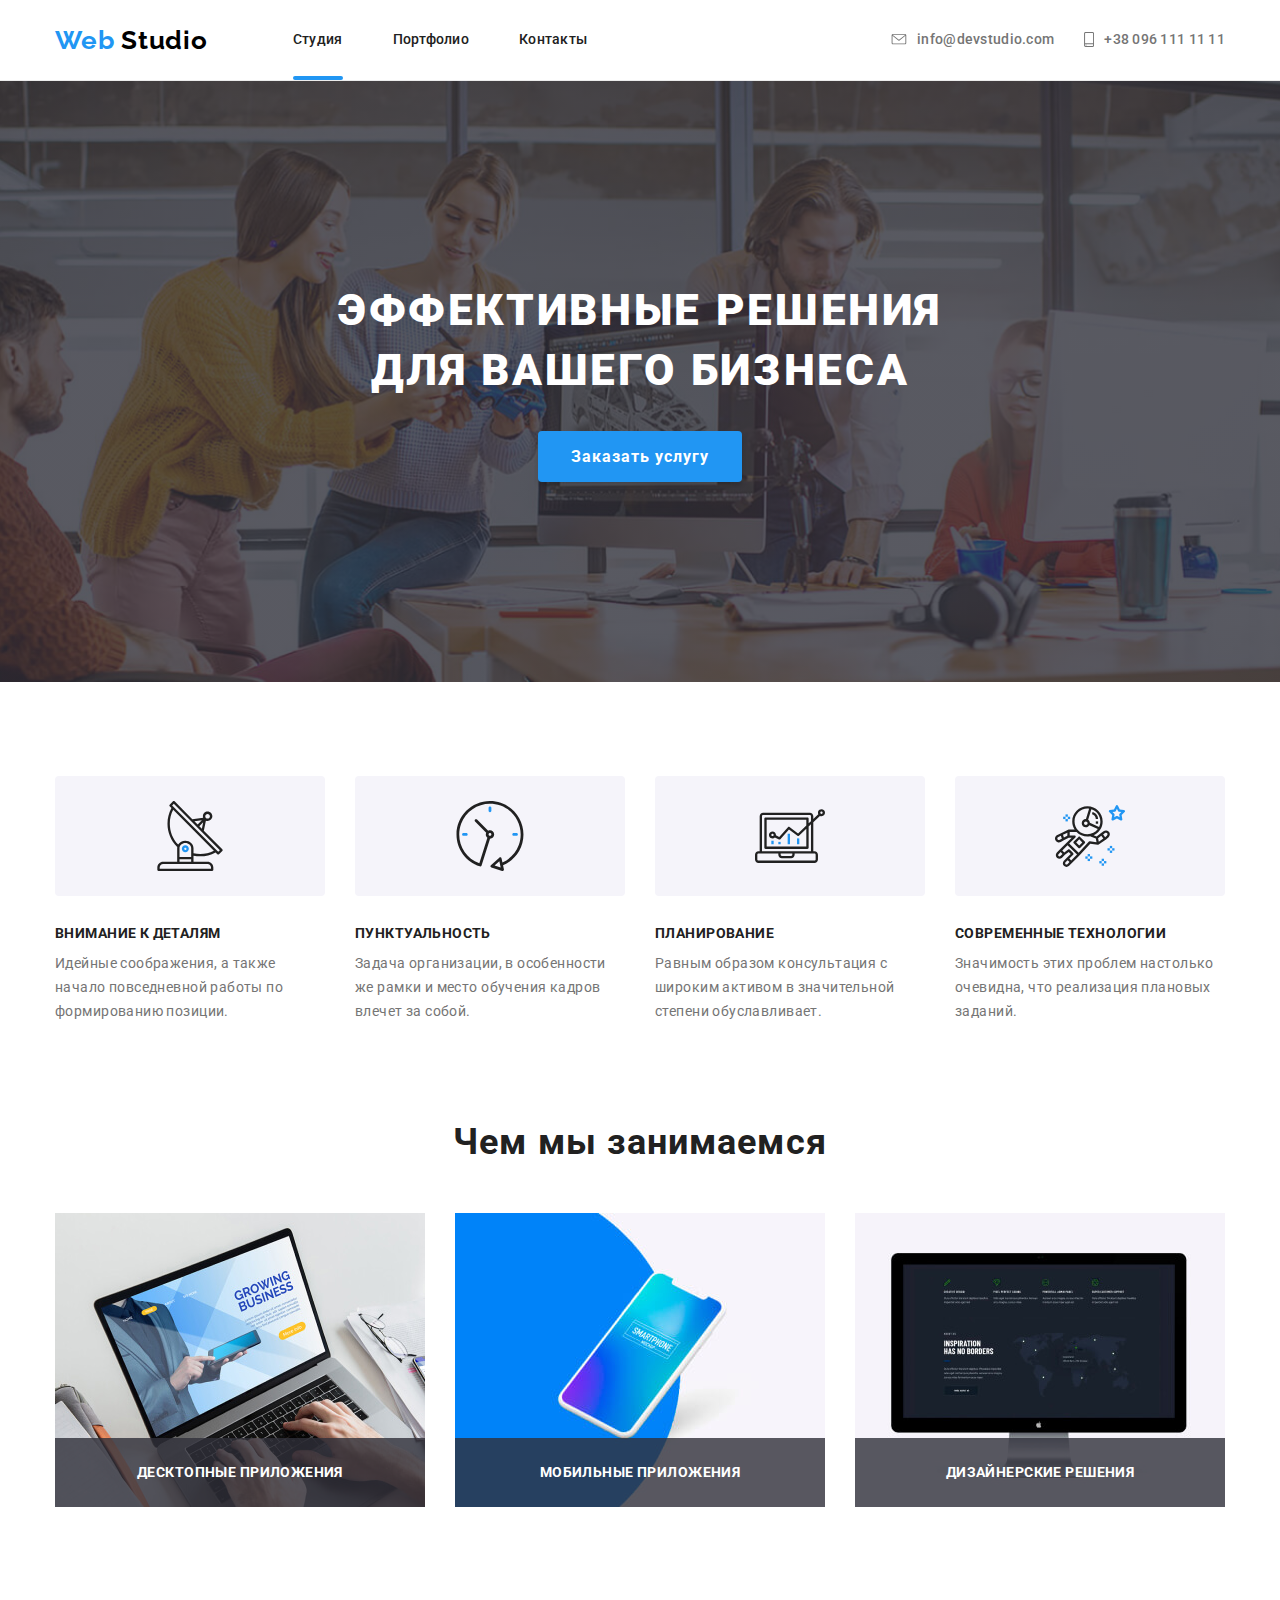
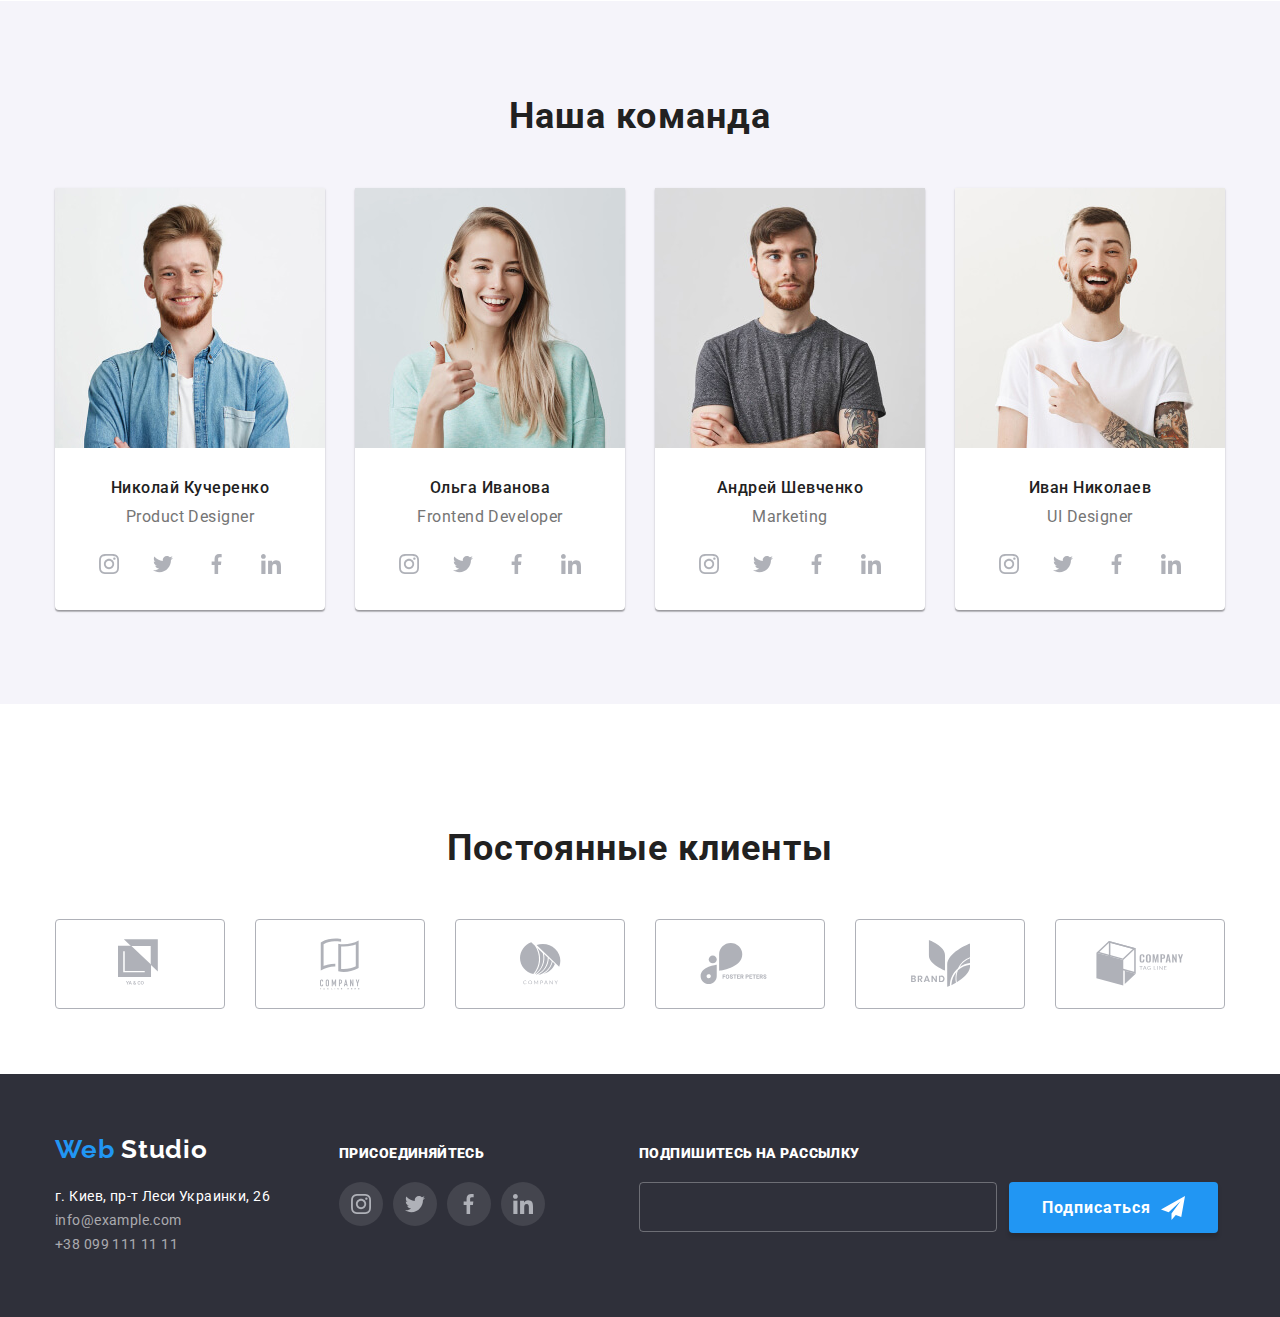
<file: index.html>
<!DOCTYPE html>
<html lang="ru">
<head>
    <meta charset="UTF-8">
    <meta name="viewport" content="width=device-width, initial-scale=1.0">
    <title>Домашнее задание №5</title>
    <link href="https://fonts.googleapis.com/css2?family=Raleway:wght@700&family=Roboto:wght@400;500;700;900&display=swap" rel="stylesheet">
    <link rel="stylesheet" href="./css/normalize.css">
    <link rel="stylesheet" href="./css/styles.css">
</head>
<body>

    <!-- Шапка сайта -->
    
    <header class="header">
        <div class="container">
            <nav class="navigation">
                <a class="logotype link" href="./index.html" aria-label="Логотип" lang="en">
                    <span class="part">Web </span>Studio
                </a>
                <ul class="menu list">
                    <li class="menu-list">
                        <a class="menu-list-page link current" href="./index.html">Студия</a>
                    </li>
                    <li class="menu-list">
                        <a class="menu-list-page link" href="./portfolio.html">Портфолио</a>
                    </li>
                    <li class="menu-list">
                        <a class="menu-list-page link" href="">Контакты</a>
                    </li>
                </ul>
            </nav>
    
            <address class="contacts">
                <a class="contacts-link link" href="mailto:info@devstudio.com">
                    <svg class="contacts-link-svg" width="16" height="11">
                        <use href="./images/sprite.svg#icon-envelope"></use>
                    </svg>info@devstudio.com
                </a>

                <a class="contacts-link link" href="tel:+380961111111">
                    <svg class="contacts-link-svg" width="10" height="15">
                        <use href="./images/sprite.svg#icon-smartphone"></use>
                    </svg>+38 096 111 11 11
                </a>
            </address>
        </div>
    </header>

    <main>

    <!-- Главная секция -->
        <section class="main-section">
            <div class="container">
                <h1 class="main-title">Эффективные решения <br />
                    для вашего бизнеса</h1>
               <button class="modal-btn" type="button">Заказать услугу</button>
            </div>
        </section>

    <!-- Описание преимуществ -->

        <section class="advantages">
            <div class="container">
                <h2 class="advantages-title title" hidden>Преимущества работы с нами</h2>
            <ul class="advantages-list list">
                <li class="advantages-list-item">
                    <div class="advantages-list-box">
                        <svg class="advantages-list-svg" width="70" height="70">
                            <use href="./images/sprite.svg#icon-antenna-1"></use>
                        </svg>
                    </div>
                    <h3 class="subtitle">внимание к деталям</h3>
                    <p class="advantages-list-description">Идейные соображения, а также начало повседневной работы по формированию позиции.</p>
                </li>
                <li class="advantages-list-item">
                    <div class="advantages-list-box">
                        <svg class="advantages-list-svg" width="70" height="70">
                            <use href="./images/sprite.svg#icon-clock-2"></use>
                        </svg>
                    </div>
                    <h3 class="subtitle">пунктуальность</h3>
                    <p class="advantages-list-description">Задача организации, в особенности же рамки и место обучения кадров влечет за собой.</p>
                </li>
                <li class="advantages-list-item">
                    <div class="advantages-list-box">
                        <svg class="advantages-list-svg" width="70" height="70">
                            <use href="./images/sprite.svg#icon-diagram-3"></use>
                        </svg>
                    </div>
                    <h3 class="subtitle">планирование</h3>
                    <p class="advantages-list-description">Равным образом консультация с широким активом в значительной степени обуславливает.</p>
                </li>
                <li class="advantages-list-item">
                    <div class="advantages-list-box">
                        <svg class="advantages-list-svg" width="70" height="70">
                            <use href="./images/sprite.svg#icon-astronaut-4"></use>
                        </svg>
                    </div>
                    <h3 class="subtitle">современные технологии</h3>
                    <p class="advantages-list-description">Значимость этих проблем настолько очевидна, что реализация плановых заданий.</p>
                </li>
            </ul>
            </div>
        </section>

        <!-- Чем мы занимаемся -->

        <section class="doing">
            <div class="container">
                <h2 class="doing-title title">Чем мы занимаемся</h2>
                <ul class="doing-list list">
                    <li class="doing-list-item">
                        <img class="doing-list-img" src="./images/wedo/wedo1.jpg" alt="Ноутбук с открытым приложением" width="370" height="294">
                        <p class="subtitle">десктопные приложения</p>
                    </li>
                    <li class="doing-list-item">
                        <img class="doing-list-img" src="./images/wedo/wedo2.jpg" alt="Телефон" width="370" height="294">
                        <p class="subtitle">мобильные приложения</p>
                    </li>
                    <li class="doing-list-item">
                        <img class="doing-list-img" src="./images/wedo/wedo3.jpg" alt="Компьютер с разработанным дизайно" width="370" height="294">
                        <p class="subtitle">дизайнерские решения</p>
                    </li>
                </ul>
            </div>
        </section>

        <!-- Наша командв -->

        <section class="team">
            <div class="container">
                <h2 class="team-title title">Наша команда</h2>
            <ul class="team-list list">
                <li class="team-title-item">
                    <img class="team-member-photo" src="./images/team/team1.jpg" alt="Член команды 1" width="270" height="260">
                    <h3 class="team-member-name">Николай Кучеренко</h3>
                    <p class="team-member-position" lang="en">Product Designer</p>
                    <ul class="social-icons-list list">
                        <li class="social-icons-item">
                            <a class="social-icons-link link" href="" aria-label="иконка-соцсети-1" lang="en">
                                <svg class="social-icons-svg" width="20" height="20">
                                    <use href="./images/sprite.svg#icon-instagram"></use>
                                </svg>
                            </a>
                        </li>
                        <li class="social-icons-item">
                            <a class="social-icons-link link" href="" aria-label="иконка-соцсети-2" lang="en">
                                <svg class="social-icons-svg" width="20" height="20">
                                    <use href="./images/sprite.svg#icon-twiter"></use>
                                </svg>
                            </a>
                        </li>
                        <li class="social-icons-item">
                            <a class="social-icons-link link" href="" aria-label="иконка-соцсети-3" lang="en">
                                <svg class="social-icons-svg" width="20" height="20">
                                    <use href="./images/sprite.svg#icon-facebook"></use>
                                </svg>
                            </a>
                        </li>
                        <li class="social-icons-item">
                            <a class="social-icons-link link" href="" aria-label="иконка-соцсети-4" lang="en">
                                <svg class="social-icons-svg" width="20" height="20">
                                    <use href="./images/sprite.svg#icon-linkedin"></use>
                                </svg>
                            </a>
                        </li>
                    </ul>
                </li>
                <li class="team-title-item">
                    <img class="team-member-photo" src="./images/team/team2.jpg" alt="Член команды 2" width="270" height="260">
                    <h3 class="team-member-name">Ольга Иванова</h3>
                    <p class="team-member-position" lang="en">Frontend Developer</p>
                    <ul class="social-icons-list list">
                        <li class="social-icons-item"> 
                            <a class="social-icons-link link" href="" aria-label="иконка-соцсети-1" lang="en">
                                <svg class="social-icons-svg" width="20" height="20">
                                    <use href="./images/sprite.svg#icon-instagram"></use>
                                </svg>
                            </a>
                        </li>
                        <li class="social-icons-item">
                            <a class="social-icons-link link" href="" aria-label="иконка-соцсети-2" lang="en">
                                <svg class="social-icons-svg" width="20" height="20">
                                    <use href="./images/sprite.svg#icon-twiter"></use>
                                </svg>
                            </a>
                        </li>
                        <li class="social-icons-item">
                            <a class="social-icons-link link" href="" aria-label="иконка-соцсети-3" lang="en">
                                <svg class="social-icons-svg" width="20" height="20">
                                    <use href="./images/sprite.svg#icon-facebook"></use>
                                </svg>
                            </a>
                        </li>
                        <li class="social-icons-item">
                            <a class="social-icons-link link" href="" aria-label="иконка-соцсети-4" lang="en">
                                <svg class="social-icons-svg" width="20" height="20">
                                    <use href="./images/sprite.svg#icon-linkedin"></use>
                                </svg>
                            </a>
                        </li>
                    </ul>
                </li>
                <li class="team-title-item">
                    <img class="team-member-photo" src="./images/team/team3.jpg" alt="Член команды 3" width="270" height="260">
                    <h3 class="team-member-name">Андрей Шевченко</h3>
                    <p class="team-member-position" lang="en">Marketing</p>
                    <ul class="social-icons-list list">
                        <li class="social-icons-item">
                            <a class="social-icons-link link" href="" aria-label="иконка-соцсети-1" lang="en">
                                <svg class="social-icons-svg" width="20" height="20">
                                    <use href="./images/sprite.svg#icon-instagram"></use>
                                </svg>
                            </a>
                        </li>
                        <li class="social-icons-item">
                            <a class="social-icons-link link" href="" aria-label="иконка-соцсети-2" lang="en">
                                <svg class="social-icons-svg" width="20" height="20">
                                    <use href="./images/sprite.svg#icon-twiter"></use>
                                </svg>
                            </a>
                        </li>
                        <li class="social-icons-item">
                            <a class="social-icons-link link" href="" aria-label="иконка-соцсети-3" lang="en">
                                <svg class="social-icons-svg" width="20" height="20">
                                    <use href="./images/sprite.svg#icon-facebook"></use>
                                </svg>
                            </a>
                        </li>
                        <li class="social-icons-item">
                            <a class="social-icons-link link" href="" aria-label="иконка-соцсети-4" lang="en">
                                <svg class="social-icons-svg" width="20" height="20">
                                    <use href="./images/sprite.svg#icon-linkedin"></use>
                                </svg>
                            </a>
                        </li>
                    </ul>
                </li>
                <li class="team-title-item">
                    <img class="team-member-photo" src="./images/team/team4.jpg" alt="Член команды 4" width="270" height="260">
                    <h3 class="team-member-name">Иван Николаев</h3>
                    <p class="team-member-position" lang="en">UI Designer</p>
                    <ul class="social-icons-list list">
                        <li class="social-icons-item">
                            <a class="social-icons-link link" href="" aria-label="иконка-соцсети-1" lang="en">
                                <svg class="social-icons-svg" width="20" height="20">
                                    <use href="./images/sprite.svg#icon-instagram"></use>
                                </svg>
                            </a>
                        </li>
                        <li class="social-icons-item">
                            <a class="social-icons-link link" href="" aria-label="иконка-соцсети-2" lang="en">
                                <svg class="social-icons-svg" width="20" height="20">
                                    <use href="./images/sprite.svg#icon-twiter"></use>
                                </svg>
                            </a>
                        </li>
                        <li class="social-icons-item">
                            <a class="social-icons-link link" href="" aria-label="иконка-соцсети-3" lang="en">
                                <svg class="social-icons-svg" width="20" height="20">
                                    <use href="./images/sprite.svg#icon-facebook"></use>
                                </svg>
                            </a>
                        </li>
                        <li class="social-icons-item">
                            <a class="social-icons-link link" href="" aria-label="иконка-соцсети-4" lang="en">
                                <svg class="social-icons-svg" width="20" height="20">
                                    <use href="./images/sprite.svg#icon-linkedin"></use>
                                </svg>
                            </a>
                        </li>
                    </ul>
                </li>
            </ul>
            </div>
            
        </section>

        <!-- Постоянные клиенты -->

        <section class="clients">
            <div class="container">
                <h2 class="clients-title title">Постоянные клиенты</h2>
            <ul class="clients-list list">
                <li class="clients-list-item">
                    <a class="clients-list-link link" href="" aria-label="Логотип-компания-1">
                        <svg class="clients-list-svg" width="44" height="49">
                            <use href="./images/sprite.svg#icon-logo-1"></use>
                        </svg>
                    </a>
                </li>
                <li class="clients-list-item">
                    <a class="clients-list-link link" href="" aria-label="Логотип-компания-2">
                        <svg class="clients-list-svg" width="40" height="52">
                            <use href="./images/sprite.svg#icon-logo-2"></use>
                        </svg>
                    </a>
                </li>
                <li class="clients-list-item">
                    <a class="clients-list-link link" href="" aria-label="Логотип-компания-3">
                        <svg class="clients-list-svg" width="41" height="43">
                            <use href="./images/sprite.svg#icon-logo-3"></use>
                        </svg>
                    </a>
                </li>
                <li class="clients-list-item">
                    <a class="clients-list-link link" href="" aria-label="Логотип-компания-4">
                        <svg class="clients-list-svg" width="80" height="42">
                            <use href="./images/sprite.svg#icon-logo-4"></use>
                        </svg>
                    </a>
                </li>
                <li class="clients-list-item">
                    <a class="clients-list-link link" href="" aria-label="Логотип-компания-5">
                        <svg class="clients-list-svg" width="59" height="47">
                            <use href="./images/sprite.svg#icon-logo-5"></use>
                        </svg>
                    </a>
                </li>
                <li class="clients-list-item">
                    <a class="clients-list-link link" href="" aria-label="Логотип-компания-6">
                        <svg class="clients-list-svg" width="88" height="45">
                            <use href="./images/sprite.svg#icon-logo-6"></use>
                        </svg>
                    </a>
                </li>
            </ul>
            </div>
        </section>

    </main>

        <!-- Контакты -->
    <footer class="footer-site">

        <div class="container">
            <div class="contacts-footer">
                <a class="logotype link" href="./index.html" aria-label="Логотип" lang="en">
                    <span class="part">Web </span>Studio
                </a>
                
                <address class="address-footer">
                    г. Киев, пр-т Леси Украинки, 26
                </address>
                <address class="address-footer">
                    <a class="footer-link link" href="mailto:info@example.com">info@example.com</a>
                    <a class="footer-link link" href="tel:+380991111111">+38 099 111 11 11</a>
                </address>
            </div>
                
            <div class="social-footer">
                <p class="subtitle"><b>присоединяйтесь</b></p>
                <ul class="social-list list">
                    <li class="social-list-item">
                        <a class="social-icons-link link" href="" aria-label="иконка-соцсети-1" lang="en">
                            <svg class="social-icons-svg" width="20" height="20">
                                <use href="./images/sprite.svg#icon-instagram"></use>
                            </svg>
                        </a>
                    </li>
                    <li class="social-icons-item">
                        <a class="social-icons-link link" href="" aria-label="иконка-соцсети-2" lang="en">
                            <svg class="social-icons-svg" width="20" height="20">
                                <use href="./images/sprite.svg#icon-twiter"></use>
                            </svg>
                        </a>
                    </li>
                    <li class="social-icons-item">
                        <a class="social-icons-link link" href="" aria-label="иконка-соцсети-3" lang="en">
                            <svg class="social-icons-svg" width="20" height="20">
                                <use href="./images/sprite.svg#icon-facebook"></use>
                            </svg>
                        </a>
                    </li>
                    <li class="social-icons-item">
                        <a class="social-icons-link link" href="" aria-label="иконка-соцсети-4" lang="en">
                            <svg class="social-icons-svg" width="20" height="20">
                                <use href="./images/sprite.svg#icon-linkedin"></use>
                            </svg>
                        </a>
                    </li>
                </ul>
            </div>

            <div class="mailing-footer">
                <p class="subtitle"><b>подпишитесь на рассылку</b></p>
                <ul class="mailing-footer-list list">
                    <li class="mailing-footer-item">
                        <div class="mailing-footer-box"></div>
                    </li>
                    <li class="mailing-footer-item">
                        <button class="modal-btn" type="button">Подписаться
                            <svg class="send-icon" width="24" height="24">
                                <use href="./images/sprite.svg#icon-send"></use>
                            </svg>
                        </button>
                    </li>
                </ul>

            </div>

        </div>

    </footer>
    
</body>
</html>
</file>
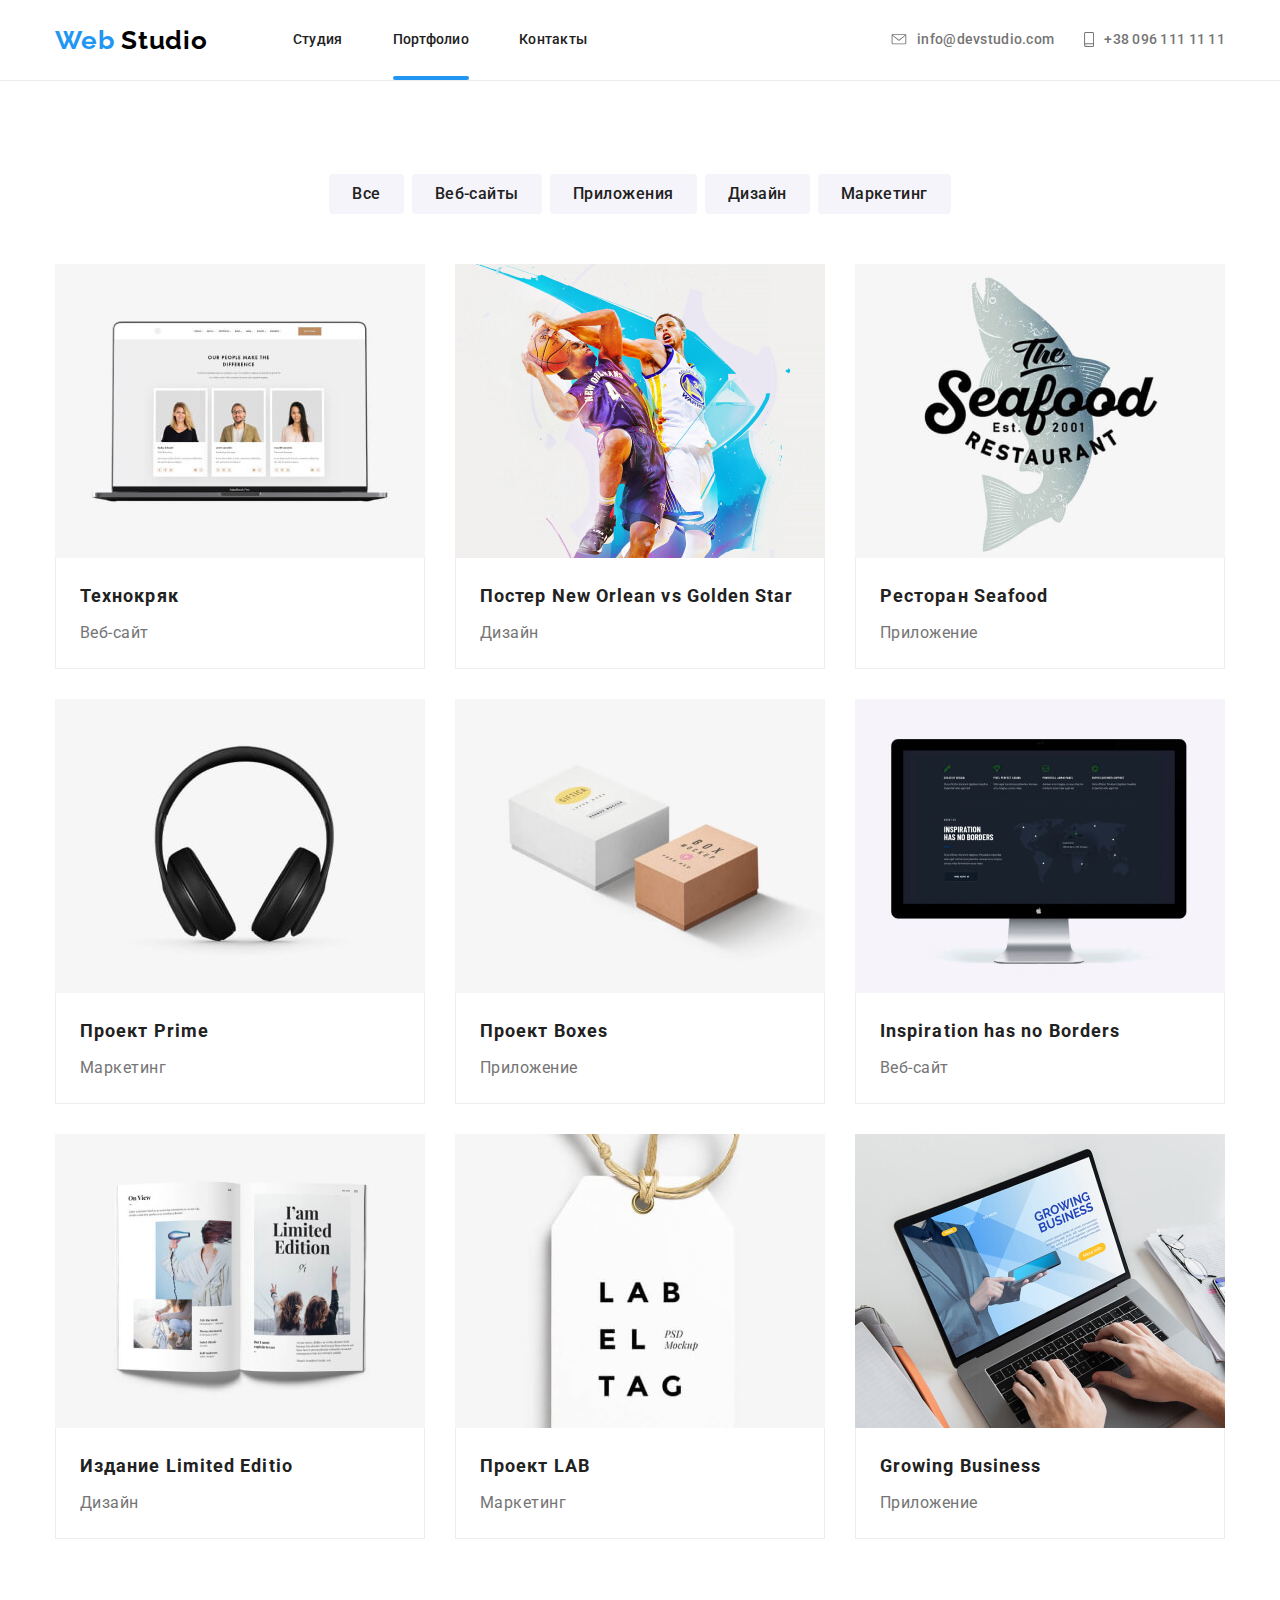
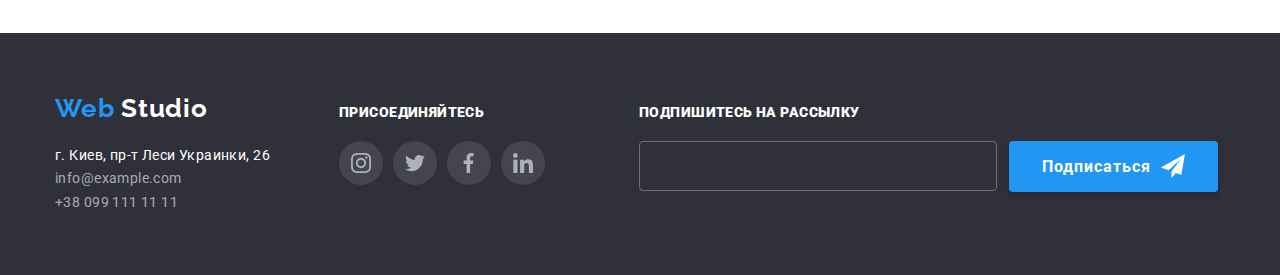
<file: portfolio.html>
<!DOCTYPE html>
<html lang="ru">
<head>
    <meta charset="UTF-8">
    <meta name="viewport" content="width=device-width, initial-scale=1.0">
    <title>Домашнее задание №5</title>
    <link href="https://fonts.googleapis.com/css2?family=Raleway:wght@700&family=Roboto:wght@400;500;700;900&display=swap" rel="stylesheet">
    <link rel="stylesheet" href="./css/normalize.css">
    <link rel="stylesheet" href="./css/styles.css">
</head>
<body>

    <!-- Шапка сайта -->

   
    <header class="header">
        <div class="container">
            <nav class="navigation">
                <a class="logotype link" href="./index.html" aria-label="Логотип" lang="en">
                    <span class="part">Web </span>Studio
                </a>
                <ul class="menu list">
                    <li class="menu-list">
                        <a class="menu-list-page link" href="./index.html">Студия</a>
                    </li>
                    <li class="menu-list">
                        <a class="menu-list-page link current" href="./portfolio.html">Портфолио</a>
                    </li>
                    <li class="menu-list">
                        <a class="menu-list-page link" href="">Контакты</a>
                    </li>
                </ul>
            </nav>
    
            <address class="contacts">
                <a class="contacts-link link" href="mailto:info@devstudio.com">
                    <svg class="contacts-link-svg" width="16" height="11">
                        <use href="./images/sprite.svg#icon-envelope"></use>
                    </svg>info@devstudio.com
                </a>

                <a class="contacts-link link" href="tel:+380961111111">
                    <svg class="contacts-link-svg" width="10" height="15">
                        <use href="./images/sprite.svg#icon-smartphone"></use>
                    </svg>+38 096 111 11 11
                </a>
            </address>
        </div>
    </header>

    <main>

    <!-- Портфолио -->
   <section class="filter">
       <div class="container">
        <h1 class="filter-title title" hidden>Перечень проектов</h1>

        <ul class="filter-list list">
            <li class="filter-list-item">
                <button class="filter-modal-btn" type="button">Все</button>
             </li>
            <li class="filter-list-item">
                <button class="filter-modal-btn" type="button">Веб-сайты</button>
             </li>
            <li class="filter-list-item">
                <button class="filter-modal-btn" type="button">Приложения</button>
             </li>
            <li class="filter-list-item">
                <button class="filter-modal-btn" type="button">Дизайн</button>
             </li>
            <li class="filter-list-item">
                <button class="filter-modal-btn" type="button">Маркетинг</button>
             </li>
        </ul>
       </div>
    </section>

    <section class="exampls-work">
        <div class="container">
            <ul class="exampls-work-list list">
                <li class="exampls-work-list-item">
                    <a class="exampls-work-list-link link" href="">
                        <div class="exampls-work-list-box">
                            <img class="exampls-work-img" src="./images/portfolio/project-1.jpg" alt="компьютер" width="370" height="294">
                            <p class="exampls-work-description">Технокряк это современная площадка распространения коронавируса. Компании используют эту платформу для цифрового шпионажа и атак на защищённые сервера конкурентов.</p>
                        </div>
                        
                        <div class="exampls-work-box">
                            <h2 class="exampls-work-title">Технокряк</h2>
                            <p class="exampls-work-product">Веб-сайт</p>
                        </div>
                    </a>
                 </li>
                <li class="exampls-work-list-item">
                    <a class="exampls-work-list-link link" href="">
                        <div class="exampls-work-list-box">
                            <img class="exampls-work-img" src="./images/portfolio/project-2.jpg" alt="баскетболисты" width="370" height="294">
                            <p class="exampls-work-description">Технокряк это современная площадка распространения коронавируса. Компании используют эту платформу для цифрового шпионажа и атак на защищённые сервера конкурентов.</p>
                        </div>
                        
                        <div class="exampls-work-box">
                            <h2 class="exampls-work-title">Постер <span lang="en">New Orlean vs Golden Star</span></h2>
                            <p class="exampls-work-product">Дизайн</p>
                        </div>
                    </a>
                 </li>
                <li class="exampls-work-list-item">
                    <a class="exampls-work-list-link link" href="">
                        <div class="exampls-work-list-box">
                            <img class="exampls-work-img" src="./images/portfolio/project-3.jpg" alt="логотип компании сиафуд" width="370" height="294">
                            <p class="exampls-work-description">Технокряк это современная площадка распространения коронавируса. Компании используют эту платформу для цифрового шпионажа и атак на защищённые сервера конкурентов.</p>
                        </div>
                        
                        <div class="exampls-work-box">
                            <h2 class="exampls-work-title">Ресторан <span lang="en">Seafood</span></h2>
                            <p class="exampls-work-product">Приложение</p>
                        </div>
                     </a>
                 </li>
                <li class="exampls-work-list-item">
                    <a class="exampls-work-list-link link" href="">
                        <div class="exampls-work-list-box">
                            <img class="exampls-work-img" src="./images/portfolio/project-4.jpg" alt="наушники" width="370" height="294">
                            <p class="exampls-work-description">Технокряк это современная площадка распространения коронавируса. Компании используют эту платформу для цифрового шпионажа и атак на защищённые сервера конкурентов.</p>
                        </div>
                        
                        <div class="exampls-work-box">
                            <h2 class="exampls-work-title">Проект <span lang="en">Prime</span></h2>
                            <p class="exampls-work-product">Маркетинг</p>
                        </div>
                    </a>
                 </li>
                <li class="exampls-work-list-item">
                    <a class="exampls-work-list-link link" href="">
                        <div class="exampls-work-list-box">
                            <img class="exampls-work-img" src="./images/portfolio/project-5.jpg" alt="две коробки" width="370" height="294">
                            <p class="exampls-work-description">Технокряк это современная площадка распространения коронавируса. Компании используют эту платформу для цифрового шпионажа и атак на защищённые сервера конкурентов.</p>
                        </div>
                       
                        <div class="exampls-work-box">
                            <h2 class="exampls-work-title">Проект <span lang="en">Boxes</span></h2>
                            <p class="exampls-work-product">Приложение</p>
                        </div>
                    </a>
                 </li>
                <li class="exampls-work-list-item">
                    <a class="exampls-work-list-link link" href="">
                        <div class="exampls-work-list-box">
                            <img class="exampls-work-img" src="./images/portfolio/project-6.jpg" alt="комютер включенный" width="370" height="294">
                            <p class="exampls-work-description">Технокряк это современная площадка распространения коронавируса. Компании используют эту платформу для цифрового шпионажа и атак на защищённые сервера конкурентов.</p>
                        </div>
                        
                        <div class="exampls-work-box">
                            <h2 class="exampls-work-title" lang="en">Inspiration has no Borders</h2>
                            <p class="exampls-work-product">Веб-сайт</p>
                        </div>
                     </a>
                 </li>
                <li class="exampls-work-list-item">
                    <a class="exampls-work-list-link link" href="">
                        <div class="exampls-work-list-box">
                            <img class="exampls-work-img" src="./images/portfolio/project-7.jpg" alt="рскрытый журнал" width="370" height="294">
                            <p class="exampls-work-description">Технокряк это современная площадка распространения коронавируса. Компании используют эту платформу для цифрового шпионажа и атак на защищённые сервера конкурентов.</p>
                        </div>
                        
                        <div class="exampls-work-box">
                            <h2 class="exampls-work-title">Издание <span lang="en">Limited Editio</span></h2>
                            <p class="exampls-work-product">Дизайн</p>
                        </div>
                    </a>
                 </li>
                <li class="exampls-work-list-item">
                    <a class="exampls-work-list-link link" href="">
                        <div class="exampls-work-list-box">
                            <img class="exampls-work-img" src="./images/portfolio/project-8.jpg" alt="логотип компании ЛАБ ЭН ТАБ" width="370" height="294">
                            <p class="exampls-work-description">Технокряк это современная площадка распространения коронавируса. Компании используют эту платформу для цифрового шпионажа и атак на защищённые сервера конкурентов.</p>
                        </div>
                        
                        <div class="exampls-work-box">
                            <h2 class="exampls-work-title">Проект <span lang="en">LAB</span></h2>
                            <p class="exampls-work-product">Маркетинг</p>
                        </div>
                        
                     </a>
                 </li>
                <li class="exampls-work-list-item">
                    <a class="exampls-work-list-link link" href="">
                        <div class="exampls-work-list-box">
                            <img class="exampls-work-img" src="./images/portfolio/project-9.jpg" alt="ноутбук" width="370" height="294">
                            <p class="exampls-work-description">Технокряк это современная площадка распространения коронавируса. Компании используют эту платформу для цифрового шпионажа и атак на защищённые сервера конкурентов.</p>
                        </div>
                        
                        <div class="exampls-work-box">
                            <h2 class="exampls-work-title" lang="en">Growing Business</h2>
                            <p class="exampls-work-product">Приложение</p>
                        </div>
                     </a>
                 </li>  
            </ul>
        </div>

       

   </section>

    </main>

      <!-- Контакты -->
      <footer class="footer-site">

        <div class="container">
            <div class="contacts-footer">
                <a class="logotype link" href="./index.html" aria-label="Логотип" lang="en">
                    <span class="part">Web </span>Studio
                </a>
                
                <address class="address-footer">
                    г. Киев, пр-т Леси Украинки, 26
                </address>
                <address class="address-footer">
                    <a class="footer-link link" href="mailto:info@example.com">info@example.com</a>
                    <a class="footer-link link" href="tel:+380991111111">+38 099 111 11 11</a>
                </address>
            </div>
                
            <div class="social-footer">
                <p class="subtitle"><b>присоединяйтесь</b></p>
                <ul class="social-list list">
                    <li class="social-list-item">
                        <a class="social-icons-link link" href="" aria-label="иконка-соцсети-1" lang="en">
                            <svg class="social-icons-svg" width="20" height="20">
                                <use href="./images/sprite.svg#icon-instagram"></use>
                            </svg>
                        </a>
                    </li>
                    <li class="social-icons-item">
                        <a class="social-icons-link link" href="" aria-label="иконка-соцсети-2" lang="en">
                            <svg class="social-icons-svg" width="20" height="20">
                                <use href="./images/sprite.svg#icon-twiter"></use>
                            </svg>
                        </a>
                    </li>
                    <li class="social-icons-item">
                        <a class="social-icons-link link" href="" aria-label="иконка-соцсети-3" lang="en">
                            <svg class="social-icons-svg" width="20" height="20">
                                <use href="./images/sprite.svg#icon-facebook"></use>
                            </svg>
                        </a>
                    </li>
                    <li class="social-icons-item">
                        <a class="social-icons-link link" href="" aria-label="иконка-соцсети-4" lang="en">
                            <svg class="social-icons-svg" width="20" height="20">
                                <use href="./images/sprite.svg#icon-linkedin"></use>
                            </svg>
                        </a>
                    </li>
                </ul>
            </div>

            <div class="mailing-footer">
                <p class="subtitle"><b>подпишитесь на рассылку</b></p>
                <ul class="mailing-footer-list list">
                    <li class="mailing-footer-item">
                        <div class="mailing-footer-box"></div>
                    </li>
                    <li class="mailing-footer-item">
                        <button class="modal-btn" type="button">Подписаться
                            <svg class="send-icon" width="24" height="24">
                                <use href="./images/sprite.svg#icon-send"></use>
                            </svg>
                        </button>
                    </li>
                </ul>

            </div>

        </div>

    </footer>
       
</body>
</html>
</file>
<file: css/styles.css>
html {
    box-sizing: border-box;
  }
  *,
  *::before,
  *::after {
    box-sizing: inherit;
  }

:root {
    --main-font: 'Roboto', sans-serif;
    --secondary-font: 'Raleway', sans-serif;
    --logo-color-theme-light: #000000;
    --logo-color-theme-dark: #ffffff;
    --main-color-theme-light: #212121;
    --main-color-theme-dark:  #ffffff;
    --secondary-color: #757575;
    --transparent-text: rgba(255, 255, 255, 0.6);
    --accent-color: #2196F3;
    --accent-color-blu-fone:#ffffff;
    --main-backgroud-color: #ffffff;
    --secondary-background-color: #F5F4FA;
    --clients-icon-links: #AFB1B8;
}

body {
    font-family: var(--main-font);
    font-size: 14px;
    background-color: var(--main-backgroud-color);
    color: var(--main-color-theme-light);
}

.link {
    text-decoration: none;
    display: block;
}
    
.list {
    list-style: none;
    padding-left: 0;
}

.header {
border-bottom: 1px solid #ECECEC;;
}

.header .container {
    display: flex;
    align-items: center;
    justify-content: space-between;
}
.container {
    width: 1200px;
    padding-left: 15px;
    padding-right: 15px;
    margin-left: auto;
    margin-right: auto;
}

img {
    display: block;
}

/* Шапка сайта */

.navigation {
    display: flex;
    align-items: center;
}
.logotype {
    font-family: var(--secondary-font);
    font-weight: 700;
    font-size: 26px;
    line-height: 1.19;
    letter-spacing: 0.03em;
    color: var(--logo-color-theme-light);
}

.header .logotype {
    margin-right: 85px;
}

.logotype .part {
    color: var(--accent-color);
}

.menu {
    display: flex;
    padding: 0;
    margin: 0;
}

.menu-list:not(:last-child) {
    margin-right: 50px;
}

.menu-list {
    position: relative;
}
    
.menu-list-page,
.contacts-link {
    font-weight: 500;
    font-size: 14px;
    line-height: 1.14;
    letter-spacing: 0.02em;
    color: var(--main-color-theme-light);
    padding-top: 32px;
    padding-bottom: 32px;

    transition: color 250ms cubic-bezier(0.4, 0, 0.2, 1);
}

.menu-list-page:hover,
.menu-list-page:focus,
.contacts-link:hover,
.contacts-link:focus,
.address-footer .footer-link:hover,
.address-footer .footer-link:focus {
    color: var(--accent-color);
}

.current::after {
    content: "";
    display: block;
    height: 4px;
    width: 100%;
    border-radius: 2px;
    background-color: var(--accent-color);

    position: absolute;
    bottom: 0;
    left: 0;
    }

.contacts {
    display: flex;
}

.contacts-link {
    font-style: normal;
    color: var(--secondary-color);

    display: flex;
    justify-content: center;
    align-items: center;
}

.contacts .contacts-link:not(:last-child) {
    margin-right: 30px;
}

.contacts-link-svg {
    fill: var(--secondary-color);
    margin-right: 10px;

    transition: fill 250ms cubic-bezier(0.4, 0, 0.2, 1);
}

.contacts-link:hover .contacts-link-svg,
.contacts-link:focus .contacts-link-svg {
    fill: var(--accent-color);
}

/* Главная секция */

.main-section {
    padding-top: 200px;
    padding-bottom: 200px;
    
    background-image: linear-gradient(to bottom, 
    rgba(47, 48, 58, 0.8),
    rgba(47, 48, 58, 0.8)),
    url(../images/hero/bg.jpg);
    background-repeat: no-repeat;
    background-position: center;
    background-size: cover;
}

.main-title {
    font-weight: 900;
    font-size: 44px;
    line-height: 1.36;
    letter-spacing: 0.06em;
    text-align: center;
    text-transform: uppercase;
    color: var(--main-color-theme-dark);
    margin-top: 0;
    margin-bottom: 30px;
}

.modal-btn {
    background-color: var(--accent-color);
    font-weight: 700;
    font-size: 16px;
    line-height: 1.86;
    letter-spacing: 0.06em;
    color: var(--accent-color-blu-fone);
    box-shadow: 0px 4px 4px rgba(0, 0, 0, 0.15);
    border-radius: 4px;
    
    padding-top: 10px;
    padding-right: 32px;
    padding-bottom: 10px;
    padding-left: 32px;
    display: block;
    margin: 0 auto;

    border: 1px solid transparent;
    border-radius: 4px;
}

/* Мейн блок */

.advantages {
    padding-top: 94px;
    padding-bottom: 94px;
}

.title {
    font-weight:700;
    font-size: 36px;
    line-height: 1.17;
    letter-spacing: 0.03em;
    text-align: center;
    color: var(--main-color-theme-light);
    margin-top: 0;
    margin-bottom: 50px;
}

.subtitle {
    font-weight: 700;
    font-size: 14px;
    line-height: 1.14;
    letter-spacing: 0.03em;
    text-transform: uppercase;
    color: var(--main-color-theme-light);
}

.advantages-list-item .subtitle,
.team-member-name {
    margin-top: 0;
    margin-bottom: 10px;
}

.advantages-list {
    display: flex;
    margin: 0;
    padding: 0;
    }

.advantages-list-item {
    width: 270px;
    height: 251px;
}

.advantages-list-item:not(:last-child) {
    margin-right: 30px;
}

.advantages-list-box {
    margin-bottom: 30px;
    padding-top: 25px;
    padding-bottom: 25px;

    background-color: #F5F4FA;
    border-radius: 4px;

    display: flex;
    justify-content: center;
}

.advantages-list-svg {
    --color1: var(--main-color-theme-light);
    --color2: var(--accent-color);
}


.advantages-list-description {
    font-weight: 400;
    font-size: 14px;
    line-height: 1.71;
    letter-spacing: 0.03em;
    color: var(--secondary-color);
    margin-top: 0;
    margin-bottom: 0;
}

.doing {
    padding-bottom: 94px;
}

.doing .subtitle {
    color: var(--main-color-theme-dark);
    background-color: rgba(47, 48, 58, 0.8);
    text-align: center;
    padding-top: 27px;
    padding-right: 82px;
    padding-bottom: 27px;
    padding-left: 82px;
    margin-top: 0;
    margin-bottom: 0;

    position: absolute;
    bottom: 0;
    width: 100%;
}

.doing-list {
    display: flex;
    margin-top: 0;
    margin-bottom: 0;
}

.doing-list-item:not(:last-child) {
    margin-right: 30px;
}

.doing-list-item {
    position: relative;
}

.team {
    background-color: var(--secondary-background-color);
    padding-top: 94px;
    padding-bottom: 94px;
}

.team-list {
    display: flex;
    margin-top: 0;
    margin-bottom: 0;
}

.team-title-item {
    background-color: var(--main-backgroud-color);
    border-radius: 0px 0px 4px 4px;
    box-shadow: 0px 1px 3px rgba(0, 0, 0, 0.12), 0px 1px 1px rgba(0, 0, 0, 0.14), 0px 2px 1px rgba(0, 0, 0, 0.2);
}
.team-title-item:not(:last-child) {
    margin-right: 30px;
}

.team-member-photo {
    margin-bottom: 30px;
}

.team-member-name,
.team-member-position {
    font-weight: 500;
    font-size: 16px;
    line-height: 1.19;
    text-align: center;
    letter-spacing: 0.03em;
    color: var(--main-color-theme-light);
}

.team-member-position {
    font-weight: 400;
    color: var(--secondary-color);
    margin-top: 0;
    margin-bottom: 16px;
}

.social-icons-list {
    display: flex;
    justify-content: center;
}

.social-icons-item:not(:last-child) {
    margin-right: 10px;
    padding-bottom: 24px;
}

.social-icons-link {
    color: var(--clients-icon-links);

    display: flex;
    width: 44px;
    height: 44px;
    border-radius: 50%;
    justify-content: center;
    align-items: center;
    fill: var(--clients-icon-links);

    transition: background-color 250ms cubic-bezier(0.4, 0, 0.2, 1);
}

.social-icons-link:hover,
.social-icons-link:focus,
.social-footer .social-icons-link:hover,
.social-footer .social-icons-link:focus {
    background-color: var(--accent-color);
}   

.social-icons-link:hover .social-icons-svg,
.social-icons-link:focus .social-icons-svg,
.social-footer .social-icons-link:hover .social-icons-svg,
.social-footer .social-icons-link:focus .social-icons-svg {
    fill: var(--accent-color-blu-fone);
}

.social-icons-svg {
    transition: fill 250ms cubic-bezier(0.4, 0, 0.2, 1);
}


.clients {
    padding-top: 123px;
    padding-bottom: 65px;
}

.clients-list {
    display: flex;
    margin-top: 0;
    margin-bottom: 0;
}

.clients-list-item,
.clients-list-link {
    display: flex;
    justify-content: center;
    align-items: center;
}

.clients-list-link {
    width: 170px;
    height: 90px;
    border: 1px solid var(--clients-icon-links);
    border-radius: 4px;
}

.clients-list-link {
    fill: var(--clients-icon-links);

    transition: fill 250ms cubic-bezier(0.4, 0, 0.2, 1),
                border-color 250ms cubic-bezier(0.4, 0, 0.2, 1);
}

.clients-list-item:not(:last-child) {
    margin-right: 30px;
}

.clients-list-link:hover,
.clients-list-link:focus {
    fill:  var(--accent-color);
    border-color: var(--accent-color);
}

/* Футер */

.contacts-footer .logotype {
    color: var(--logo-color-theme-dark);
}

.footer-site {
    display: flex;
    padding-top: 60px;
    padding-bottom: 60px;
    background-color: #2F303A;
}

.footer-site .container {
    display: flex;
    align-items: baseline;
}

.footer-site .logotype {
    margin-bottom: 20px;
}

.contacts-footer {
    margin-right: 69px;
}

.address-footer {
    font-weight: 400;
    font-size: 14px;
    font-style: normal;
    line-height: 1.71;
    letter-spacing: 0.03em;
    color: var(--main-color-theme-dark);
}

.address-footer .footer-link {
    color: var(--transparent-text);

    transition: color 250ms cubic-bezier(0.4, 0, 0.2, 1);
}

.social-footer .subtitle, 
.mailing-footer .subtitle {
    color: var(--main-color-theme-dark);
}

.social-footer .social-icons-link {
    color: var(--accent-color-blu-fone);
}

.social-list {
    display: flex;
    margin-top: 0;
    margin-bottom: 0;
}

.social-list-item:not(:last-child) {
    margin-right: 10px;
}

.social-footer .subtitle,
.mailing-footer .subtitle {
    margin-top: 0;
    margin-bottom: 20px;
}

.social-footer .social-icons-link {
    background-color: rgba(255, 255, 255, 0.1);

    transition: background-color 250ms cubic-bezier(0.4, 0, 0.2, 1),
                color 250ms cubic-bezier(0.4, 0, 0.2, 1);
}

.social-footer {
    margin-right: 94px;
}

.mailing-footer-list {
    display: flex;
    margin-top: 0px;
    margin-bottom: 0px;
}

.mailing-footer-box {
    width: 358px;
    height: 50px;
    border: 1px solid rgba(255, 255, 255, 0.3);
    border-radius: 4px;
    margin-right: 12px;
}

.mailing-footer-item {
    fill: var(--accent-color-blu-fone);
}

.mailing-footer-item .modal-btn {
    display: flex;
    justify-content: center;
    align-items: center;
}

.send-icon {
    margin-left: 10px;
}

/* Портфолио */

.filter {
    padding-top: 93px;
    padding-bottom: 50px;
}

.filter .filter-title {
    margin-bottom: 0;
}

.filter-list {
    display: flex;
    justify-content: center;
    margin-top: 0;
    margin-bottom: 0px;
}

.filter-list-item:not(:last-child) {
    margin-right: 8px;
}

.filter-modal-btn {
    background-color: #F5F4FA;
    font-weight: 500;
    font-size: 16px;
    line-height: 1.62;
    text-align: center;
    letter-spacing: 0.03em;
    color: var(--main-color-theme-light);

    padding-top: 6px;
    padding-right: 22px;
    padding-bottom: 6px;
    padding-left: 22px;
    display: block;

    border: 1px solid transparent;
    border-radius: 4px;

    transition: all 250ms cubic-bezier(0.4, 0, 0.2, 1);
}

.filter-modal-btn:hover,
.filter-modal-btn:focus {
    background-color: var(--accent-color);
    color: var(--accent-color-blu-fone);
    box-shadow: 0px 3px 1px rgba(0, 0, 0, 0.1), 0px 1px 2px rgba(0, 0, 0, 0.08), 0px 2px 2px rgba(0, 0, 0, 0.12);
}

.exampls-work {
    padding-bottom: 94px;
}

.exampls-work-title {
    font-weight: 700;
    font-size: 18px;
    line-height: 2.0;
    letter-spacing: 0.06em;
    color: var(--main-color-theme-light);
}

.exampls-work-list {
    display: flex;
    flex-wrap: wrap;
    margin-top: 0;
    margin-bottom: 0;
}

.exampls-work-list-item:not(:nth-child(3n)) {
    margin-right: 30px;
}

.exampls-work-list-item:not(:nth-last-child(-n+3)) {
    margin-bottom: 30px;
}

.exampls-work-list-item {
    transition: box-shadow 250ms cubic-bezier(0.4, 0, 0.2, 1);
}

.exampls-work-list-item:hover,
.exampls-work-list-item:focus {
    box-shadow: 0px 1px 1px rgba(0, 0, 0, 0.12), 0px 4px 4px rgba(0, 0, 0, 0.06), 1px 4px 6px rgba(0, 0, 0, 0.16);
}

.exampls-work-description,
.exampls-work-product {
    font-weight: 400;
    font-size: 16px;
    line-height: 1.87;
    letter-spacing: 0.03em;
    color: var(--secondary-color);

    margin-top: 0;
    margin-bottom: 0;
}

.exampls-work-list-box {
    position: relative;
    overflow: hidden;
}

.exampls-work-description {
    font-size: 18px;
    line-height: 1.56;
    color: var(--accent-color-blu-fone);
    background-color: rgba(33, 150, 243, 0.9);

    margin-top: 0;
    margin-bottom: 0;

    padding-top: 63px;
    padding-right: 24px;
    padding-bottom: 63px;
    padding-left: 24px;
    
    width: 100%;
    height: 100%;
    position: absolute;
    top: 100%;
    left: 0;

    transition: top 250ms cubic-bezier(0.4, 0, 0.2, 1);
}

.exampls-work-list-link:hover .exampls-work-description,
.exampls-work-list-link:focus .exampls-work-description {
    top: 0;
}

.exampls-work-box {
    padding-top: 20px;
    padding-left: 24px;
    padding-bottom: 20px;
    padding-right: 24px;

    border-right: 1px solid #eeeeee;
    border-left: 1px solid #eeeeee;
    border-bottom: 1px solid #eeeeee;
}

.exampls-work-title {
    margin-top: 0;
    margin-bottom: 4px;
}
</file>
